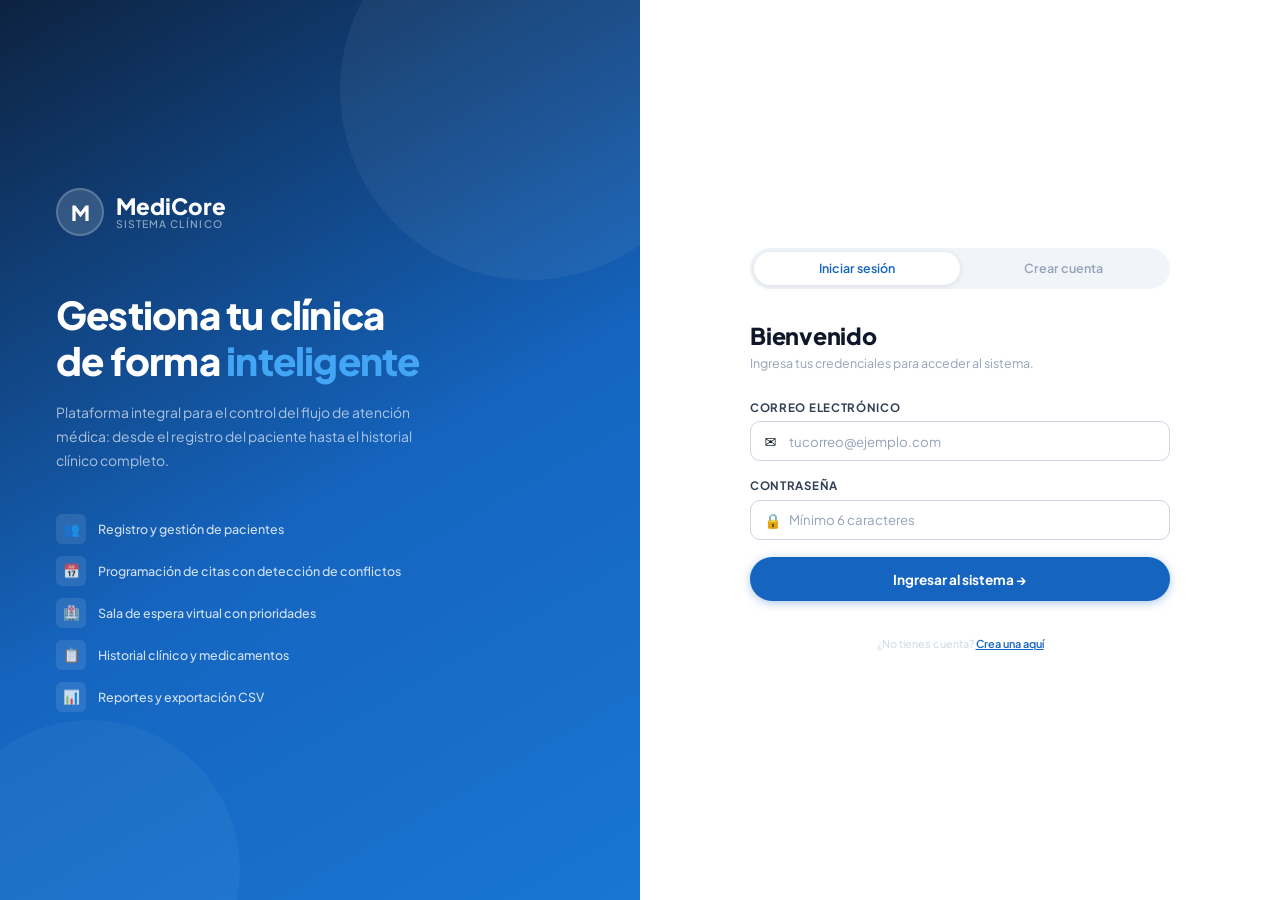
<file: index.html>
<!DOCTYPE html>
<html lang="es">
<head>
  <meta charset="UTF-8"/>
  <meta name="viewport" content="width=device-width, initial-scale=1.0"/>
  <title>MediCore — Inicio</title>
  <link rel="stylesheet" href="shared.css"/>
  <style>
    /* ── HOME-SPECIFIC ── */
    body { background: var(--gray-50); }

    /* Hero Section */
    .home-hero {
      background: linear-gradient(135deg, var(--navy) 0%, #1565C0 60%, #1976D2 100%);
      padding: 3.5rem 2rem 3rem;
      position: relative; overflow: hidden;
    }
    .home-hero-inner {
      max-width: 1280px; margin: 0 auto;
      display: flex; align-items: center; gap: 3rem; flex-wrap: wrap;
    }
    .home-hero::before {
      content:''; position:absolute; top:-80px; right:-80px;
      width:400px; height:400px; border-radius:50%;
      background: rgba(255,255,255,0.04);
    }
    .home-hero::after {
      content:''; position:absolute; bottom:-100px; right:200px;
      width:300px; height:300px; border-radius:50%;
      background: rgba(255,255,255,0.03);
    }
    .hero-content { flex:1; min-width:280px; position:relative;z-index:1; }
    .hero-eyebrow {
      display:inline-flex; align-items:center; gap:0.5rem;
      background:rgba(255,255,255,0.1); border:1px solid rgba(255,255,255,0.15);
      border-radius:var(--radius-full); padding:0.35rem 0.85rem;
      font-size:0.68rem; font-weight:600; color:var(--blue-light);
      letter-spacing:0.1em; text-transform:uppercase; margin-bottom:1.2rem;
    }
    .hero-dot { width:6px;height:6px;border-radius:50%;background:var(--green);animation:pulse-dot 2s ease infinite; }
    .hero-title {
      font-size: clamp(2rem, 4vw, 3.2rem);
      font-weight: 800; color: white; line-height: 1.15;
      margin-bottom: 0.85rem; letter-spacing: -0.02em;
    }
    .hero-title span { color: var(--blue-light); }
    .hero-subtitle { font-size:0.92rem; color:rgba(255,255,255,0.65); margin-bottom:2rem; line-height:1.7; max-width:440px; }
    .hero-actions { display:flex; gap:0.75rem; flex-wrap:wrap; }
    .hero-stats {
      flex-shrink:0; display:flex; flex-direction:column; gap:0.75rem;
      position:relative;z-index:1;
    }
    .hero-stat-card {
      background:rgba(255,255,255,0.1); border:1px solid rgba(255,255,255,0.15);
      border-radius:var(--radius-lg); padding:1rem 1.5rem;
      backdrop-filter:blur(10px); min-width:190px;
    }
    .hs-val { font-size:2rem; font-weight:800; color:white; line-height:1; }
    .hs-label { font-size:0.68rem; color:rgba(255,255,255,0.6); font-weight:500; text-transform:uppercase; letter-spacing:.05em; margin-top:.25rem; }

    /* Quick actions */
    .quick-section {
      max-width:1280px; margin: 0 auto;
      padding: 2.5rem 2rem 0;
    }
    .quick-label { font-size:0.7rem; font-weight:700; color:var(--gray-400); text-transform:uppercase; letter-spacing:.1em; margin-bottom:1rem; }
    .quick-grid { display:grid; grid-template-columns:repeat(auto-fill, minmax(170px,1fr)); gap:0.85rem; }
    .quick-card {
      background:white; border:1.5px solid var(--gray-200); border-radius:var(--radius-lg);
      padding:1.25rem; cursor:pointer; text-decoration:none;
      transition:all var(--tr); display:flex; flex-direction:column; align-items:flex-start; gap:0.75rem;
      box-shadow:var(--shadow-sm);
    }
    .quick-card:hover { border-color:var(--blue); box-shadow:0 4px 20px rgba(21,101,192,.12); transform:translateY(-2px); }
    .qc-icon {
      width:42px;height:42px; border-radius:var(--radius); display:flex;align-items:center;justify-content:center;
      font-size:1.3rem; background:var(--blue-pale);
    }
    .qc-text { font-size:0.82rem; font-weight:600; color:var(--gray-900); line-height:1.3; }
    .qc-sub  { font-size:0.65rem; color:var(--gray-400); }

    /* Modules section */
    .modules-section {
      max-width:1280px; margin:0 auto; padding:2.5rem 2rem 3rem;
    }
    .section-header {
      display:flex;align-items:flex-end;justify-content:space-between;
      gap:1rem;flex-wrap:wrap; margin-bottom:1.5rem;
    }
    .section-title { font-size:1.5rem;font-weight:800;color:var(--gray-900); }

    .modules-grid { display:grid; grid-template-columns:repeat(auto-fill,minmax(340px,1fr)); gap:1.25rem; }

    .module-card {
      background:white; border:1.5px solid var(--gray-200); border-radius:var(--radius-xl);
      padding:1.75rem; display:flex;flex-direction:column;gap:1.2rem;
      box-shadow:var(--shadow-sm); transition:all var(--tr); cursor:default;
      position:relative; overflow:hidden;
    }
    .module-card::before {
      content:''; position:absolute; top:0;left:0; right:0; height:3px;
      background:linear-gradient(90deg, var(--blue), var(--blue-light));
      transform:scaleX(0); transform-origin:left; transition:transform .35s ease;
    }
    .module-card:hover { border-color:var(--blue-pale2); box-shadow:var(--shadow); transform:translateY(-3px); }
    .module-card:hover::before { transform:scaleX(1); }

    .mc-header { display:flex;align-items:flex-start;justify-content:space-between;gap:0.5rem; }
    .mc-num {
      font-size:0.62rem;font-weight:700;letter-spacing:.15em;text-transform:uppercase;
      color:white; background:var(--blue); padding:.2rem .6rem; border-radius:var(--radius-full);
    }
    .mc-icon {
      width:48px;height:48px;border-radius:var(--radius-lg);display:flex;align-items:center;justify-content:center;
      font-size:1.5rem; background:var(--blue-pale); flex-shrink:0;
    }
    .mc-title { font-size:1.15rem;font-weight:700;color:var(--gray-900); }
    .mc-desc { font-size:0.8rem;color:var(--gray-500);line-height:1.7; flex:1; }

    .mc-tags { display:flex;flex-wrap:wrap;gap:.4rem; }
    .mc-tag {
      font-size:0.65rem;font-weight:600;color:var(--blue);
      background:var(--blue-pale);border-radius:var(--radius-full);padding:.18rem .6rem;
    }
    .mc-footer { display:flex;align-items:center;justify-content:space-between;gap:.5rem;padding-top:.75rem;border-top:1px solid var(--gray-100); }
    .mc-status { font-size:0.65rem;color:var(--gray-400);display:flex;align-items:center;gap:.35rem; }
    .mc-status-dot { width:6px;height:6px;border-radius:50%;background:var(--green); }

    /* ── Especialidades ── */
    .especialidades-section {
      max-width: 1280px; margin: 0 auto; padding: 0 2rem 3rem;
    }
    .esp-header {
      display: flex; align-items: flex-end; justify-content: space-between;
      gap: 1rem; flex-wrap: wrap; margin-bottom: 1.75rem;
    }
    .esp-grid {
      display: grid;
      grid-template-columns: repeat(4, 1fr);
      gap: 1.25rem;
    }
    .esp-card {
      background: white;
      border: 1.5px solid var(--gray-200);
      border-radius: var(--radius-xl);
      overflow: hidden;
      box-shadow: var(--shadow-sm);
      transition: all var(--tr);
      display: flex; flex-direction: column;
    }
    .esp-card:hover {
      box-shadow: var(--shadow);
      transform: translateY(-4px);
      border-color: var(--blue-pale2);
    }
    .esp-img-wrap {
      position: relative; overflow: hidden;
      height: 160px; flex-shrink: 0;
    }
    .esp-img {
      width: 100%; height: 100%;
      object-fit: cover;
      transition: transform 0.45s ease;
      display: block;
    }
    .esp-card:hover .esp-img { transform: scale(1.06); }
    .esp-img-overlay {
      position: absolute; inset: 0;
      background: linear-gradient(to bottom, transparent 50%, rgba(13,34,64,0.3) 100%);
    }
    .esp-body {
      padding: 1rem 1.1rem 1.25rem;
      display: flex; flex-direction: column; gap: .4rem; flex: 1;
    }
    .esp-icon {
      font-size: 1.4rem; line-height: 1;
    }
    .esp-title {
      font-size: .95rem; font-weight: 700;
      color: var(--gray-900); line-height: 1.2;
    }
    .esp-desc {
      font-size: .74rem; color: var(--gray-500);
      line-height: 1.65; flex: 1;
    }
    @media(max-width: 1100px){
      .esp-grid { grid-template-columns: repeat(3, 1fr); }
    }
    @media(max-width: 768px){
      .especialidades-section { padding: 0 1rem 2.5rem; }
      .esp-grid { grid-template-columns: repeat(2, 1fr); gap: .85rem; }
      .esp-img-wrap { height: 130px; }
    }
    @media(max-width: 480px){
      .esp-grid { grid-template-columns: 1fr; }
    }

    /* Banner */
    .banner-section { max-width:1280px;margin:0 auto;padding:0 2rem 3rem; }
    .banner {
      background:linear-gradient(135deg,#E3F2FD 0%,#BBDEFB 100%);
      border:1.5px solid var(--blue-pale2); border-radius:var(--radius-xl);
      padding:2rem 2.5rem; display:flex;align-items:center;justify-content:space-between;gap:2rem;flex-wrap:wrap;
    }
    .banner-left h3 { font-size:1.25rem;font-weight:800;color:var(--navy);margin-bottom:.4rem; }
    .banner-left p  { font-size:.82rem;color:var(--blue);max-width:420px; }
    .banner-img { font-size:3.5rem; opacity:.7; }
  </style>
</head>
<body>

<!-- HEADER -->
<header class="app-header">
  <div class="app-header-inner">
    <a href="index.html" class="logo-link">
      <div class="logo-mark">M</div>
      <div class="logo-text-wrap">
        <span class="logo-name">MediCore</span>
        <span class="logo-sub">Sistema Clínico</span>
      </div>
    </a>
    <nav class="app-nav">
      <a href="index.html"       class="nav-item active"><span class="nav-num">00</span><span class="nav-label">Inicio</span></a>
      <a href="pacientes.html"   class="nav-item"><span class="nav-num">01</span><span class="nav-label">Pacientes</span></a>
      <a href="citas.html"       class="nav-item"><span class="nav-num">02</span><span class="nav-label">Citas</span></a>
      <a href="sala-espera.html" class="nav-item"><span class="nav-num">03</span><span class="nav-label">Sala de Espera</span></a>
      <a href="historial.html"   class="nav-item"><span class="nav-num">04</span><span class="nav-label">Historial</span></a>
      <a href="reportes.html"    class="nav-item"><span class="nav-num">05</span><span class="nav-label">Reportes</span></a>
    </nav>
    <div class="nav-right">
      <span class="nav-clock" id="nav-clock">00:00:00</span>
      <div class="nav-status"><div class="status-dot"></div>Sistema activo</div>
    </div>
  </div>
</header>

<!-- HERO -->
<section class="home-hero">
  <div class="home-hero-inner">
    <div class="hero-content">
      <div class="hero-eyebrow"><span class="hero-dot"></span>Sistema de Gestión Clínica</div>
      <h1 class="hero-title">Te cuidamos,<br><span>te curamos.</span></h1>
      <p class="hero-subtitle">Plataforma integral para la gestión de pacientes, citas médicas y atención clínica. Hola, ¿qué necesitas hacer hoy?</p>
      <div class="hero-actions">
        <a href="pacientes.html" class="btn btn-white btn-lg">➕ Nuevo Paciente</a>
        <a href="citas.html" class="btn btn-lg" style="background:rgba(255,255,255,.15);color:white;border-color:rgba(255,255,255,.3);">📅 Agendar Cita</a>
      </div>
    </div>
    <div class="hero-stats">
      <div class="hero-stat-card">
        <div class="hs-val" id="hs-pac">0</div>
        <div class="hs-label">Pacientes Registrados</div>
      </div>
      <div class="hero-stat-card">
        <div class="hs-val" id="hs-citas">0</div>
        <div class="hs-label">Citas Programadas Hoy</div>
      </div>
      <div class="hero-stat-card">
        <div class="hs-val" id="hs-espera">0</div>
        <div class="hs-label">Pacientes en Espera</div>
      </div>
    </div>
  </div>
</section>

<!-- QUICK ACTIONS -->
<div class="quick-section">
  <div class="quick-label">Acceso Rápido</div>
  <div class="quick-grid">
    <a href="pacientes.html" class="quick-card">
      <div class="qc-icon">👤</div>
      <div><div class="qc-text">Registrar paciente</div><div class="qc-sub">Alta nuevo paciente</div></div>
    </a>
    <a href="citas.html" class="quick-card">
      <div class="qc-icon">📅</div>
      <div><div class="qc-text">Agendar una cita</div><div class="qc-sub">Nueva cita médica</div></div>
    </a>
    <a href="sala-espera.html" class="quick-card">
      <div class="qc-icon">🏥</div>
      <div><div class="qc-text">Sala de espera</div><div class="qc-sub">Ver pacientes en turno</div></div>
    </a>
    <a href="historial.html" class="quick-card">
      <div class="qc-icon">📋</div>
      <div><div class="qc-text">Ver historial</div><div class="qc-sub">Expediente clínico</div></div>
    </a>
    <a href="reportes.html" class="quick-card">
      <div class="qc-icon">📊</div>
      <div><div class="qc-text">Reportes</div><div class="qc-sub">Estadísticas y datos</div></div>
    </a>
  </div>
</div>

<!-- MODULES -->
<div class="modules-section">
  <div class="section-header">
    <div>
      <div class="section-label">Sistema Modular</div>
      <div class="section-title">Módulos del Sistema</div>
    </div>
  </div>
  <div class="modules-grid">

    <div class="module-card">
      <div class="mc-header">
        <span class="mc-num">Módulo 01</span>
        <div class="mc-icon">👥</div>
      </div>
      <div class="mc-title">Registro de Pacientes</div>
      <div class="mc-desc">Alta y gestión completa del perfil de cada paciente. Datos personales, documento de identidad, alergias y contacto de emergencia.</div>
      <div class="mc-tags">
        <span class="mc-tag">Nuevo paciente</span>
        <span class="mc-tag">Buscar</span>
        <span class="mc-tag">Editar</span>
        <span class="mc-tag">Alergias</span>
      </div>
      <div class="mc-footer">
        <div class="mc-status"><div class="mc-status-dot"></div>Activo</div>
        <a href="pacientes.html" class="btn btn-primary btn-sm">Ir al módulo →</a>
      </div>
    </div>

    <div class="module-card">
      <div class="mc-header">
        <span class="mc-num">Módulo 02</span>
        <div class="mc-icon">📅</div>
      </div>
      <div class="mc-title">Programación de Citas</div>
      <div class="mc-desc">Calendario de citas médicas por especialidad y médico. Control de horarios, prioridades de atención y detección de conflictos.</div>
      <div class="mc-tags">
        <span class="mc-tag">Nueva cita</span>
        <span class="mc-tag">Especialidades</span>
        <span class="mc-tag">Prioridad</span>
        <span class="mc-tag">Estados</span>
      </div>
      <div class="mc-footer">
        <div class="mc-status"><div class="mc-status-dot"></div>Activo</div>
        <a href="citas.html" class="btn btn-primary btn-sm">Ir al módulo →</a>
      </div>
    </div>

    <div class="module-card">
      <div class="mc-header">
        <span class="mc-num">Módulo 03</span>
        <div class="mc-icon">🏥</div>
      </div>
      <div class="mc-title">Sala de Espera Virtual</div>
      <div class="mc-desc">Monitoreo en tiempo real del flujo de pacientes. Orden por prioridad, hora de llegada y gestión de estados de atención.</div>
      <div class="mc-tags">
        <span class="mc-tag">En espera</span>
        <span class="mc-tag">En atención</span>
        <span class="mc-tag">Turnos</span>
        <span class="mc-tag">Prioridad</span>
      </div>
      <div class="mc-footer">
        <div class="mc-status"><div class="mc-status-dot"></div>Activo</div>
        <a href="sala-espera.html" class="btn btn-primary btn-sm">Ir al módulo →</a>
      </div>
    </div>

    <div class="module-card">
      <div class="mc-header">
        <span class="mc-num">Módulo 04</span>
        <div class="mc-icon">📋</div>
      </div>
      <div class="mc-title">Historial de Consultas</div>
      <div class="mc-desc">Expediente clínico completo: síntomas, diagnósticos, tratamientos y medicamentos recetados por cada consulta atendida.</div>
      <div class="mc-tags">
        <span class="mc-tag">Diagnóstico</span>
        <span class="mc-tag">Tratamiento</span>
        <span class="mc-tag">Recetas</span>
        <span class="mc-tag">Seguimiento</span>
      </div>
      <div class="mc-footer">
        <div class="mc-status"><div class="mc-status-dot"></div>Activo</div>
        <a href="historial.html" class="btn btn-primary btn-sm">Ir al módulo →</a>
      </div>
    </div>

    <div class="module-card">
      <div class="mc-header">
        <span class="mc-num">Módulo 05</span>
        <div class="mc-icon">📊</div>
      </div>
      <div class="mc-title">Reportes</div>
      <div class="mc-desc">Estadísticas de atención, productividad médica y tendencias clínicas. Visualización de datos por período, especialidad y estado.</div>
      <div class="mc-tags">
        <span class="mc-tag">Estadísticas</span>
        <span class="mc-tag">Gráficos</span>
        <span class="mc-tag">Exportar</span>
        <span class="mc-tag">Tendencias</span>
      </div>
      <div class="mc-footer">
        <div class="mc-status"><div class="mc-status-dot"></div>Activo</div>
        <a href="reportes.html" class="btn btn-primary btn-sm">Ir al módulo →</a>
      </div>
    </div>

  </div>
</div>

<!-- ESPECIALIDADES -->
<div class="especialidades-section">
  <div class="esp-header">
    <div>
      <div class="section-label">Lo que ofrecemos</div>
      <div class="section-title">Nuestras Especialidades</div>
    </div>
  </div>

  <div class="esp-grid">

    <div class="esp-card">
      <div class="esp-img-wrap">
        <img src="https://images.unsplash.com/photo-1576091160399-112ba8d25d1d?w=600&q=80&fit=crop" alt="Medicina General" class="esp-img"/>
        <div class="esp-img-overlay"></div>
      </div>
      <div class="esp-body">
        <div class="esp-icon">🩺</div>
        <h3 class="esp-title">Medicina General</h3>
        <p class="esp-desc">Atención primaria integral para adultos y niños. Diagnóstico, tratamiento y seguimiento de enfermedades comunes y crónicas.</p>
      </div>
    </div>

    <div class="esp-card">
      <div class="esp-img-wrap">
        <img src="https://images.unsplash.com/photo-1581594693702-fbdc51b2763b?w=600&q=80&fit=crop" alt="Pediatría" class="esp-img"/>
        <div class="esp-img-overlay"></div>
      </div>
      <div class="esp-body">
        <div class="esp-icon">👶</div>
        <h3 class="esp-title">Pediatría</h3>
        <p class="esp-desc">Cuidado especializado de la salud infantil desde el nacimiento hasta la adolescencia. Control de crecimiento y desarrollo.</p>
      </div>
    </div>

    <div class="esp-card">
      <div class="esp-img-wrap">
        <img src="https://images.unsplash.com/photo-1628348068343-c6a848d2b6dd?w=600&q=80&fit=crop" alt="Cardiología" class="esp-img"/>
        <div class="esp-img-overlay"></div>
      </div>
      <div class="esp-body">
        <div class="esp-icon">❤️</div>
        <h3 class="esp-title">Cardiología</h3>
        <p class="esp-desc">Prevención, diagnóstico y tratamiento de enfermedades del corazón y del sistema cardiovascular con tecnología avanzada.</p>
      </div>
    </div>

    <div class="esp-card">
      <div class="esp-img-wrap">
        <img src="https://images.unsplash.com/photo-1612349317150-e413f6a5b16d?w=600&q=80&fit=crop" alt="Dermatología" class="esp-img"/>
        <div class="esp-img-overlay"></div>
      </div>
      <div class="esp-body">
        <div class="esp-icon">🔬</div>
        <h3 class="esp-title">Dermatología</h3>
        <p class="esp-desc">Diagnóstico y tratamiento de enfermedades de la piel, cabello y uñas. Dermatología clínica y estética.</p>
      </div>
    </div>

    <div class="esp-card">
      <div class="esp-img-wrap">
        <img src="https://images.unsplash.com/photo-1571019614242-c5c5dee9f50b?w=600&q=80&fit=crop" alt="Traumatología" class="esp-img"/>
        <div class="esp-img-overlay"></div>
      </div>
      <div class="esp-body">
        <div class="esp-icon">🦴</div>
        <h3 class="esp-title">Traumatología</h3>
        <p class="esp-desc">Prevención y tratamiento de lesiones óseas, articulares y trastornos del sistema musculoesquelético.</p>
      </div>
    </div>

    <div class="esp-card">
      <div class="esp-img-wrap">
        <img src="https://images.unsplash.com/photo-1559757175-0eb30cd8c063?w=600&q=80&fit=crop" alt="Ginecología" class="esp-img"/>
        <div class="esp-img-overlay"></div>
      </div>
      <div class="esp-body">
        <div class="esp-icon">🌸</div>
        <h3 class="esp-title">Ginecología</h3>
        <p class="esp-desc">Atención integral de la salud femenina. Control prenatal, ginecología clínica y seguimiento reproductivo.</p>
      </div>
    </div>

    <div class="esp-card">
      <div class="esp-img-wrap">
        <img src="https://images.unsplash.com/photo-1606811971618-4486d14f3f99?w=600&q=80&fit=crop" alt="Odontología" class="esp-img"/>
        <div class="esp-img-overlay"></div>
      </div>
      <div class="esp-body">
        <div class="esp-icon">🦷</div>
        <h3 class="esp-title">Odontología</h3>
        <p class="esp-desc">Salud bucal completa: limpieza, ortodoncia, restauraciones y tratamientos estéticos dentales para toda la familia.</p>
      </div>
    </div>

  </div>
</div>

<!-- BANNER -->
<div class="banner-section">
  <div class="banner">
    <div class="banner-left">
      <h3>🏥 Atención organizada, pacientes satisfechos</h3>
      <p>Gestiona el flujo completo de tu clínica: desde el registro del paciente hasta el historial de consultas, todo integrado en un solo sistema.</p>
    </div>
    <div style="display:flex;gap:.65rem;flex-wrap:wrap;align-items:center;">
      <a href="pacientes.html" class="btn btn-primary">Registrar Paciente</a>
      <a href="citas.html"     class="btn btn-outline">Ver Citas</a>
    </div>
  </div>
</div>

<div id="toast-container"></div>
<script src="shared.js"></script>
<script src="auth.js"></script>
<script>
document.addEventListener('DOMContentLoaded', async () => {
  // ── Auth guard y control de roles ──────────────────────
  const perfil = await requireAuth();
  if (!perfil) return;
  applyRoleAccess(perfil.rol);
  renderUserHeader(perfil);
  // ── Lógica original de index.html ──────────────────────
  const pacs   = DB.get('pacientes');
  const citas  = DB.get('citas');
  const today  = new Date().toISOString().split('T')[0];
  const citasHoy = citas.filter(c => c.fecha === today && !['Cancelada','No asistió'].includes(c.estado));
  const espera   = citas.filter(c => c.estado === 'En espera');

  animateCount(document.getElementById('hs-pac'),   pacs.length);
  animateCount(document.getElementById('hs-citas'), citasHoy.length);
  animateCount(document.getElementById('hs-espera'),espera.length);
});
</script>
</body>
</html>
</file>
<file: shared.css>
/* ============================================================
   MediCore — shared.css
   Estética: Blanco limpio, azules médicos, tipografía moderna
   ============================================================ */

@import url('https://fonts.googleapis.com/css2?family=Plus+Jakarta+Sans:wght@300;400;500;600;700;800&display=swap');

:root {
  --blue:        #1565C0;
  --blue-mid:    #1976D2;
  --blue-light:  #42A5F5;
  --blue-pale:   #E3F2FD;
  --blue-pale2:  #BBDEFB;
  --navy:        #0D2240;
  --white:       #FFFFFF;
  --gray-50:     #F8FAFC;
  --gray-100:    #F1F5F9;
  --gray-200:    #E2E8F0;
  --gray-300:    #CBD5E1;
  --gray-400:    #94A3B8;
  --gray-500:    #64748B;
  --gray-700:    #334155;
  --gray-900:    #0F172A;
  --red:         #EF4444;
  --red-pale:    #FEE2E2;
  --green:       #10B981;
  --green-pale:  #D1FAE5;
  --orange:      #F59E0B;
  --orange-pale: #FEF3C7;
  --teal:        #06B6D4;
  --teal-pale:   #CFFAFE;
  --font:        'Plus Jakarta Sans', system-ui, sans-serif;
  --radius-sm:   6px;
  --radius:      10px;
  --radius-lg:   16px;
  --radius-xl:   24px;
  --radius-full: 999px;
  --shadow-sm:   0 1px 3px rgba(0,0,0,0.08), 0 1px 2px rgba(0,0,0,0.05);
  --shadow:      0 4px 16px rgba(0,0,0,0.08), 0 2px 6px rgba(0,0,0,0.05);
  --shadow-lg:   0 12px 40px rgba(0,0,0,0.12), 0 4px 12px rgba(0,0,0,0.06);
  --tr:          0.2s ease;
}

*, *::before, *::after { box-sizing: border-box; margin: 0; padding: 0; }
html { scroll-behavior: smooth; }

body {
  background: var(--gray-50);
  color: var(--gray-900);
  font-family: var(--font);
  min-height: 100vh;
  font-size: 14px;
  -webkit-font-smoothing: antialiased;
}

::-webkit-scrollbar { width: 5px; }
::-webkit-scrollbar-track { background: var(--gray-100); }
::-webkit-scrollbar-thumb { background: var(--blue-pale2); border-radius: 3px; }
::-webkit-scrollbar-thumb:hover { background: var(--blue-light); }

/* ══════════════════════════════════════════
   HEADER / NAVEGACIÓN
══════════════════════════════════════════ */
.app-header {
  position: sticky; top: 0; z-index: 200;
  background: var(--white);
  border-bottom: 1px solid var(--gray-200);
  box-shadow: 0 1px 8px rgba(0,0,0,0.06);
}
.app-header-inner {
  max-width: 1280px; margin: 0 auto;
  padding: 0 2rem;
  display: flex; align-items: center;
  height: 64px; gap: 0;
}
.logo-link {
  display: flex; align-items: center; gap: 0.6rem;
  text-decoration: none; margin-right: 2.5rem; flex-shrink: 0;
}
.logo-mark {
  width: 36px; height: 36px;
  background: linear-gradient(135deg, var(--blue), var(--blue-light));
  border-radius: 50%;
  display: flex; align-items: center; justify-content: center;
  color: white; font-size: 1rem; font-weight: 800; line-height: 1;
}
.logo-text-wrap { display: flex; flex-direction: column; }
.logo-name { font-size: 0.95rem; font-weight: 700; color: var(--navy); line-height: 1.1; }
.logo-sub  { font-size: 0.6rem; font-weight: 500; color: var(--blue-mid); letter-spacing: 0.05em; text-transform: uppercase; }

.app-nav { display: flex; align-items: center; gap: 0.15rem; flex: 1; }
.nav-item {
  display: flex; align-items: center; gap: 0.4rem;
  padding: 0.45rem 0.85rem; border-radius: var(--radius-full);
  text-decoration: none; font-size: 0.78rem; font-weight: 500;
  color: var(--gray-500); transition: all var(--tr);
  white-space: nowrap; border: 1.5px solid transparent;
}
.nav-item .nav-num { font-size: 0.6rem; font-weight: 600; opacity: 0.6; }
.nav-item:hover { color: var(--blue); background: var(--blue-pale); }
.nav-item.active {
  color: var(--blue); background: var(--blue-pale);
  border-color: var(--blue-pale2); font-weight: 600;
}

.nav-right { margin-left: auto; display: flex; align-items: center; gap: 0.75rem; }
.nav-clock { font-size: 0.72rem; font-weight: 500; color: var(--gray-400); }
.nav-status {
  display: flex; align-items: center; gap: 0.4rem;
  font-size: 0.68rem; font-weight: 500; color: var(--green);
  background: var(--green-pale); padding: 0.3rem 0.7rem;
  border-radius: var(--radius-full);
}
.status-dot { width: 6px; height: 6px; border-radius: 50%; background: var(--green); animation: pulse-dot 2s ease infinite; }
@keyframes pulse-dot { 0%,100%{opacity:1;transform:scale(1)}50%{opacity:.5;transform:scale(.7)} }

/* ══════════════════════════════════════════
   PAGE LAYOUT
══════════════════════════════════════════ */
.page-wrap { max-width: 1280px; margin: 0 auto; padding: 2rem 2rem 4rem; }

.page-hero {
  background: linear-gradient(135deg, var(--navy) 0%, var(--blue) 100%);
  border-radius: var(--radius-xl);
  padding: 2.5rem 3rem;
  margin-bottom: 2rem;
  position: relative; overflow: hidden;
  display: flex; align-items: center; justify-content: space-between; gap: 2rem;
}
.page-hero::before {
  content: '';
  position: absolute; top: -40px; right: -40px;
  width: 220px; height: 220px;
  background: rgba(255,255,255,0.05);
  border-radius: 50%;
}
.page-hero::after {
  content: '';
  position: absolute; bottom: -60px; right: 120px;
  width: 180px; height: 180px;
  background: rgba(255,255,255,0.04);
  border-radius: 50%;
}
.page-hero-text {}
.page-hero-label {
  font-size: 0.65rem; font-weight: 600; letter-spacing: 0.2em;
  text-transform: uppercase; color: var(--blue-light);
  margin-bottom: 0.5rem;
}
.page-hero-title {
  font-size: 2rem; font-weight: 800; color: var(--white);
  line-height: 1.2; margin-bottom: 0.5rem;
}
.page-hero-sub { font-size: 0.85rem; color: rgba(255,255,255,0.65); }
.page-hero-actions { display: flex; gap: 0.65rem; flex-wrap: wrap; position: relative; z-index: 1; }

/* ══════════════════════════════════════════
   BUTTONS
══════════════════════════════════════════ */
.btn {
  display: inline-flex; align-items: center; gap: 0.4rem;
  padding: 0.6rem 1.25rem; border-radius: var(--radius-full);
  font-family: var(--font); font-size: 0.78rem; font-weight: 600;
  cursor: pointer; transition: all var(--tr);
  border: 1.5px solid transparent; white-space: nowrap; line-height: 1;
  text-decoration: none;
}
.btn-primary {
  background: var(--blue); border-color: var(--blue); color: white;
  box-shadow: 0 2px 8px rgba(21,101,192,0.3);
}
.btn-primary:hover { background: var(--navy); border-color: var(--navy); box-shadow: 0 4px 14px rgba(21,101,192,0.4); transform: translateY(-1px); }

.btn-white { background: white; color: var(--blue); border-color: white; }
.btn-white:hover { background: var(--blue-pale); border-color: var(--blue-pale2); }

.btn-outline { background: transparent; border-color: var(--blue); color: var(--blue); }
.btn-outline:hover { background: var(--blue-pale); }

.btn-ghost { background: transparent; border-color: var(--gray-200); color: var(--gray-700); }
.btn-ghost:hover { background: var(--gray-100); border-color: var(--gray-300); }

.btn-danger { background: transparent; border-color: var(--red); color: var(--red); }
.btn-danger:hover { background: var(--red-pale); }

.btn-success { background: transparent; border-color: var(--green); color: var(--green); }
.btn-success:hover { background: var(--green-pale); }

.btn-info { background: transparent; border-color: var(--teal); color: var(--teal); }
.btn-info:hover { background: var(--teal-pale); }

.btn-orange { background: transparent; border-color: var(--orange); color: var(--orange); }
.btn-orange:hover { background: var(--orange-pale); }

.btn-sm { padding: 0.38rem 0.85rem; font-size: 0.7rem; }
.btn-lg { padding: 0.8rem 1.8rem; font-size: 0.85rem; }
.btn-icon-only { padding: 0.5rem; border-radius: var(--radius); }

/* ══════════════════════════════════════════
   CARDS / PANELS
══════════════════════════════════════════ */
.card {
  background: var(--white); border-radius: var(--radius-lg);
  border: 1px solid var(--gray-200);
  box-shadow: var(--shadow-sm);
  padding: 1.5rem;
}
.card-title { font-size: 1rem; font-weight: 700; color: var(--gray-900); margin-bottom: 1.25rem; }
.card-title-lg { font-size: 1.2rem; font-weight: 700; color: var(--gray-900); margin-bottom: 1.25rem; }

.section-label {
  font-size: 0.62rem; font-weight: 700; letter-spacing: 0.15em;
  text-transform: uppercase; color: var(--blue); margin-bottom: 0.4rem;
}

/* ══════════════════════════════════════════
   FORMS
══════════════════════════════════════════ */
.form-grid { display: grid; gap: 1.1rem; grid-template-columns: repeat(auto-fill, minmax(250px,1fr)); }
.form-group { display: flex; flex-direction: column; gap: 0.4rem; }
.form-group.full { grid-column: 1 / -1; }

.form-label {
  font-size: 0.72rem; font-weight: 600; color: var(--gray-700);
  display: flex; align-items: center; gap: 0.3rem;
}
.form-label .req { color: var(--red); font-size: 1rem; line-height: 1; }
.form-label .opt { color: var(--gray-400); font-size: 0.65rem; font-weight: 400; }

.form-control {
  background: var(--white); border: 1.5px solid var(--gray-300);
  border-radius: var(--radius); padding: 0.65rem 0.95rem;
  color: var(--gray-900); font-family: var(--font); font-size: 0.83rem;
  transition: border-color var(--tr), box-shadow var(--tr); width: 100%;
  font-weight: 400;
}
.form-control:focus { outline: none; border-color: var(--blue); box-shadow: 0 0 0 3px rgba(21,101,192,0.12); }
.form-control.is-error { border-color: var(--red) !important; box-shadow: 0 0 0 3px rgba(239,68,68,0.1); }
.form-control.is-valid { border-color: var(--green); }
.form-control[readonly] { background: var(--gray-100); cursor: not-allowed; color: var(--gray-500); }
.form-control::placeholder { color: var(--gray-400); }
select.form-control { cursor: pointer; }
textarea.form-control { resize: vertical; min-height: 80px; }

.form-hint { font-size: 0.65rem; color: var(--gray-400); }
.form-error { font-size: 0.65rem; color: var(--red); font-weight: 500; display: none; }
.form-error.show { display: block; }

/* Auto-calc display */
.form-display {
  background: var(--blue-pale); border: 1.5px solid var(--blue-pale2);
  border-radius: var(--radius); padding: 0.65rem 0.95rem;
  color: var(--blue); font-size: 0.83rem; font-weight: 600;
  min-height: 2.6rem; display: flex; align-items: center;
}

/* Checkbox pill groups */
.check-group { display: flex; flex-wrap: wrap; gap: 0.45rem; }
.check-pill {
  display: flex; align-items: center; gap: 0.35rem;
  padding: 0.4rem 0.85rem;
  border: 1.5px solid var(--gray-200); border-radius: var(--radius-full);
  cursor: pointer; font-size: 0.75rem; font-weight: 500; color: var(--gray-500);
  transition: all var(--tr); user-select: none;
  background: var(--white);
}
.check-pill input { display: none; }
.check-pill.checked { background: var(--blue-pale); border-color: var(--blue); color: var(--blue); }
.check-pill:hover:not(.checked) { border-color: var(--blue-pale2); color: var(--gray-700); }

/* ══════════════════════════════════════════
   TABLES
══════════════════════════════════════════ */
.table-wrap { overflow-x: auto; }
.data-table { width: 100%; border-collapse: collapse; font-size: 0.8rem; }
.data-table thead { background: var(--gray-50); }
.data-table th {
  padding: 0.7rem 1rem; text-align: left;
  font-size: 0.65rem; font-weight: 700; letter-spacing: 0.06em;
  text-transform: uppercase; color: var(--gray-400);
  border-bottom: 1.5px solid var(--gray-200); white-space: nowrap;
}
.data-table td {
  padding: 0.85rem 1rem; border-bottom: 1px solid var(--gray-100);
  color: var(--gray-600); vertical-align: middle;
}
.data-table tbody tr:hover td { background: var(--blue-pale); }
.data-table tbody tr:last-child td { border-bottom: none; }
.td-main { color: var(--gray-900) !important; font-weight: 600; }
.td-code { color: var(--blue) !important; font-weight: 600; font-size: 0.75rem; }
.actions { display: flex; gap: 0.35rem; flex-wrap: wrap; }

/* ══════════════════════════════════════════
   BADGES / STATUS
══════════════════════════════════════════ */
.badge {
  display: inline-flex; align-items: center; gap: 0.3rem;
  padding: 0.22rem 0.65rem; border-radius: var(--radius-full);
  font-size: 0.65rem; font-weight: 700; letter-spacing: 0.04em;
  text-transform: uppercase; white-space: nowrap;
}
.badge::before { content:''; width:5px; height:5px; border-radius:50%; background:currentColor; flex-shrink:0; }

.badge-programada   { background: #FFF9C4; color: #B45309; }
.badge-confirmada   { background: var(--green-pale); color: #065F46; }
.badge-espera       { background: var(--teal-pale);  color: #0E7490; }
.badge-atencion     { background: var(--orange-pale); color: #92400E; }
.badge-atendida, .badge-atendido { background: var(--green-pale); color: #065F46; }
.badge-cancelada, .badge-cancelado { background: var(--red-pale); color: #991B1B; }
.badge-noasistio    { background: var(--gray-100); color: var(--gray-500); }
.badge-urgente      { background: var(--red-pale); color: #991B1B; }
.badge-preferencial { background: var(--orange-pale); color: #92400E; }
.badge-normal       { background: var(--gray-100); color: var(--gray-500); }

/* ══════════════════════════════════════════
   ALERTS
══════════════════════════════════════════ */
.alert {
  padding: 0.85rem 1.1rem; border-radius: var(--radius);
  font-size: 0.78rem; line-height: 1.6;
  display: flex; align-items: flex-start; gap: 0.6rem;
  font-weight: 500;
}
.alert-icon { font-size: 1rem; flex-shrink: 0; margin-top: 1px; }
.alert-warn   { background: var(--orange-pale); border-left: 3px solid var(--orange); color: #92400E; }
.alert-error  { background: var(--red-pale);    border-left: 3px solid var(--red);    color: #991B1B; }
.alert-info   { background: var(--teal-pale);   border-left: 3px solid var(--teal);   color: #0E7490; }
.alert-success{ background: var(--green-pale);  border-left: 3px solid var(--green);  color: #065F46; }

/* ══════════════════════════════════════════
   MODAL
══════════════════════════════════════════ */
.modal-overlay {
  position: fixed; inset: 0; z-index: 500;
  background: rgba(15,23,42,0.55); backdrop-filter: blur(6px);
  display: flex; align-items: center; justify-content: center;
  opacity: 0; pointer-events: none;
  transition: opacity 0.25s ease; padding: 1rem;
}
.modal-overlay.active { opacity: 1; pointer-events: all; }
.modal-box {
  background: var(--white); border-radius: var(--radius-xl);
  box-shadow: var(--shadow-lg); padding: 2rem;
  width: 100%; max-width: 700px; max-height: 92vh;
  overflow-y: auto; position: relative;
  transform: scale(0.96) translateY(16px);
  transition: transform 0.3s cubic-bezier(0.34,1.56,0.64,1);
}
.modal-box.sm { max-width: 460px; }
.modal-box.lg { max-width: 860px; }
.modal-overlay.active .modal-box { transform: scale(1) translateY(0); }
.modal-header {
  display: flex; align-items: flex-start; justify-content: space-between;
  gap: 1rem; margin-bottom: 1.5rem; padding-bottom: 1rem;
  border-bottom: 1px solid var(--gray-200);
}
.modal-title { font-size: 1.25rem; font-weight: 700; color: var(--gray-900); }
.modal-subtitle { font-size: 0.75rem; color: var(--gray-400); margin-top: 0.2rem; }
.modal-close {
  background: var(--gray-100); border: none; color: var(--gray-400);
  width: 28px; height: 28px; border-radius: 50%; cursor: pointer;
  display: flex; align-items: center; justify-content: center;
  font-size: 0.85rem; transition: all var(--tr); flex-shrink: 0;
}
.modal-close:hover { background: var(--red-pale); color: var(--red); }
.modal-footer {
  display: flex; justify-content: flex-end; gap: 0.65rem;
  margin-top: 1.5rem; padding-top: 1rem;
  border-top: 1px solid var(--gray-200);
}

/* ══════════════════════════════════════════
   TOAST
══════════════════════════════════════════ */
#toast-container {
  position: fixed; bottom: 1.5rem; right: 1.5rem; z-index: 999;
  display: flex; flex-direction: column; gap: 0.5rem; pointer-events: none;
}
.toast {
  padding: 0.85rem 1.2rem; border-radius: var(--radius-lg);
  font-size: 0.78rem; font-weight: 500;
  min-width: 250px; max-width: 360px;
  animation: toast-in 0.35s cubic-bezier(0.34,1.56,.64,1) forwards;
  display: flex; align-items: center; gap: 0.6rem;
  box-shadow: var(--shadow-lg);
}
.toast.success { background: white; border-left: 4px solid var(--green); color: var(--gray-900); }
.toast.error   { background: white; border-left: 4px solid var(--red);   color: var(--gray-900); }
.toast.info    { background: white; border-left: 4px solid var(--blue);  color: var(--gray-900); }
.toast.warn    { background: white; border-left: 4px solid var(--orange);color: var(--gray-900); }
.toast-icon { font-size: 1rem; }
@keyframes toast-in { from{opacity:0;transform:translateX(30px) scale(.95)} to{opacity:1;transform:translateX(0) scale(1)} }

/* ══════════════════════════════════════════
   SEARCH BAR
══════════════════════════════════════════ */
.search-bar { display: flex; align-items: center; gap: 0.65rem; flex-wrap: wrap; }
.search-input-wrap { position: relative; }
.search-input-wrap .form-control { padding-left: 2.25rem; min-width: 210px; }
.search-icon { position: absolute; left: 0.75rem; top: 50%; transform: translateY(-50%); color: var(--gray-400); font-size: 0.9rem; pointer-events: none; }

/* ══════════════════════════════════════════
   STATS ROW
══════════════════════════════════════════ */
.stats-row { display: grid; grid-template-columns: repeat(auto-fit,minmax(180px,1fr)); gap: 1rem; margin-bottom: 1.75rem; }
.stat-card {
  background: var(--white); border: 1px solid var(--gray-200);
  border-radius: var(--radius-lg); padding: 1.25rem 1.5rem;
  display: flex; align-items: center; gap: 1rem;
  box-shadow: var(--shadow-sm); transition: box-shadow var(--tr);
}
.stat-card:hover { box-shadow: var(--shadow); }
.stat-icon {
  width: 44px; height: 44px; border-radius: var(--radius);
  display: flex; align-items: center; justify-content: center;
  font-size: 1.3rem; flex-shrink: 0;
}
.stat-icon.blue   { background: var(--blue-pale); }
.stat-icon.green  { background: var(--green-pale); }
.stat-icon.orange { background: var(--orange-pale); }
.stat-icon.teal   { background: var(--teal-pale); }
.stat-icon.red    { background: var(--red-pale); }
.stat-val { font-size: 1.7rem; font-weight: 800; color: var(--gray-900); line-height: 1; }
.stat-label { font-size: 0.68rem; font-weight: 500; color: var(--gray-400); margin-top: 0.2rem; text-transform: uppercase; letter-spacing: 0.05em; }

/* ══════════════════════════════════════════
   EMPTY STATE
══════════════════════════════════════════ */
.empty-state { text-align: center; padding: 3.5rem 1rem; }
.empty-icon { font-size: 3rem; margin-bottom: 0.75rem; opacity: 0.3; }
.empty-title { font-size: 1rem; font-weight: 700; color: var(--gray-700); margin-bottom: 0.4rem; }
.empty-sub { font-size: 0.78rem; color: var(--gray-400); margin-bottom: 1.25rem; }

/* ══════════════════════════════════════════
   PATIENT INFO CARD (shared between modules)
══════════════════════════════════════════ */
.patient-info-strip {
  background: var(--blue-pale); border: 1.5px solid var(--blue-pale2);
  border-radius: var(--radius-lg); padding: 1rem 1.25rem;
  display: flex; align-items: center; flex-wrap: wrap; gap: 1.25rem;
}
.patient-info-strip .pi-avatar {
  width: 46px; height: 46px; border-radius: 50%;
  background: var(--blue); color: white;
  display: flex; align-items: center; justify-content: center;
  font-size: 1.1rem; font-weight: 700; flex-shrink: 0;
}
.patient-info-strip .pi-data { flex: 1; min-width: 160px; }
.patient-info-strip .pi-name { font-weight: 700; color: var(--navy); font-size: 0.92rem; }
.patient-info-strip .pi-meta { font-size: 0.72rem; color: var(--gray-500); margin-top: 0.15rem; }
.patient-info-strip .pi-badge { }
.allergy-alert {
  background: var(--red-pale); border: 1.5px solid #FCA5A5;
  border-radius: var(--radius); padding: 0.55rem 0.9rem;
  font-size: 0.73rem; font-weight: 600; color: #991B1B;
  display: flex; align-items: center; gap: 0.4rem;
}

/* ══════════════════════════════════════════
   TABS
══════════════════════════════════════════ */
.tabs { display: flex; gap: 0.2rem; border-bottom: 2px solid var(--gray-200); margin-bottom: 1.5rem; }
.tab {
  padding: 0.65rem 1.1rem; font-size: 0.78rem; font-weight: 600;
  color: var(--gray-400); cursor: pointer; border-bottom: 2px solid transparent;
  margin-bottom: -2px; transition: all var(--tr); border-radius: var(--radius-sm) var(--radius-sm) 0 0;
}
.tab:hover { color: var(--blue); background: var(--blue-pale); }
.tab.active { color: var(--blue); border-bottom-color: var(--blue); }

/* ══════════════════════════════════════════
   PRIORITY INDICATORS
══════════════════════════════════════════ */
.priority-bar {
  width: 4px; border-radius: 2px; align-self: stretch; flex-shrink: 0;
}
.priority-bar.urgente     { background: var(--red); }
.priority-bar.preferencial{ background: var(--orange); }
.priority-bar.normal      { background: var(--blue-light); }

/* ══════════════════════════════════════════
   RESPONSIVE
══════════════════════════════════════════ */
@media (max-width: 1024px) {
  .app-nav .nav-label { display: none; }
}
@media (max-width: 768px) {
  .app-header-inner { padding: 0 1rem; }
  .page-wrap { padding: 1.25rem 1rem 3rem; }
  .page-hero { padding: 1.75rem; border-radius: var(--radius-lg); }
  .page-hero-title { font-size: 1.5rem; }
  .form-grid { grid-template-columns: 1fr; }
  .modal-box { padding: 1.5rem; border-radius: var(--radius-lg); }
  .logo-text-wrap { display: none; }
}
@media (max-width: 480px) {
  .stats-row { grid-template-columns: 1fr 1fr; }
}
</file>
<file: pacientes.css>
/* ══════════════════════════════════════════
   pacientes.css — Estilos del módulo Pacientes
   Depende de: shared.css (variables y base)
   ══════════════════════════════════════════ */

/* ── Layout principal ───────────────────── */
.layout {
  display: grid;
  grid-template-columns: 1fr 380px;
  gap: 1.5rem;
  align-items: start;
}

@media (max-width: 1024px) {
  .layout {
    grid-template-columns: 1fr;
  }
}

/* ── Sidebar: lista de pacientes recientes ── */
.patient-list-item {
  display: flex;
  align-items: center;
  gap: .85rem;
  padding: .9rem 1rem;
  border-radius: var(--radius);
  cursor: pointer;
  transition: all var(--tr);
  border-bottom: 1px solid var(--gray-100);
}

.patient-list-item:last-child {
  border-bottom: none;
}

.patient-list-item:hover {
  background: var(--blue-pale);
}

.patient-list-item.selected {
  background: var(--blue-pale);
  border-left: 3px solid var(--blue);
  margin-left: -3px;
}

.pli-avatar {
  width: 40px;
  height: 40px;
  border-radius: 50%;
  background: linear-gradient(135deg, var(--blue), var(--blue-light));
  color: white;
  display: flex;
  align-items: center;
  justify-content: center;
  font-size: .9rem;
  font-weight: 700;
  flex-shrink: 0;
}

.pli-name {
  font-size: .83rem;
  font-weight: 600;
  color: var(--gray-900);
}

.pli-meta {
  font-size: .68rem;
  color: var(--gray-400);
}

.pli-code {
  font-size: .65rem;
  color: var(--blue);
  font-weight: 600;
  margin-left: auto;
  flex-shrink: 0;
}

/* ── Modal detalle: grid de campos ─────── */
.detail-grid {
  display: grid;
  grid-template-columns: 1fr 1fr;
  gap: .5rem .75rem;
}

.detail-item label {
  font-size: .6rem;
  font-weight: 700;
  text-transform: uppercase;
  letter-spacing: .1em;
  color: var(--gray-400);
}

.detail-item span {
  font-size: .82rem;
  color: var(--gray-900);
  display: block;
  margin-top: .15rem;
}

/* ── Pills de alergias con checkbox real ─ */
.alergia-pill {
  display: inline-flex;
  cursor: pointer;
  user-select: none;
}

/* Checkbox oculto visualmente pero funcional */
.alergia-pill input[type="checkbox"] {
  position: absolute;
  opacity: 0;
  width: 0;
  height: 0;
  pointer-events: none;
}

.pill-inner {
  display: inline-flex;
  align-items: center;
  gap: .3rem;
  padding: .42rem .9rem;
  border-radius: 999px;
  border: 1.5px solid var(--gray-300);
  background: var(--white);
  color: var(--gray-600);
  font-size: .78rem;
  font-weight: 500;
  transition: all .18s ease;
  line-height: 1;
}

.alergia-pill:hover .pill-inner {
  border-color: var(--blue);
  color: var(--blue);
  background: var(--blue-pale);
}

/* Estado seleccionado genérico */
.alergia-pill input[type="checkbox"]:checked + .pill-inner {
  background: var(--blue);
  border-color: var(--blue);
  color: white;
  font-weight: 600;
  box-shadow: 0 2px 8px rgba(21, 101, 192, .25);
}

/* Ninguna seleccionada → gris */
.alergia-pill[data-valor="Ninguna"] input[type="checkbox"]:checked + .pill-inner {
  background: var(--gray-500);
  border-color: var(--gray-500);
}

/* Otro seleccionada → verde */
.alergia-pill[data-valor="Otro"] input[type="checkbox"]:checked + .pill-inner {
  background: var(--green);
  border-color: var(--green);
}

/* ── Sub-formulario (apoderado / emergencia) */
.subform {
  background: var(--gray-50);
  border: 1.5px solid var(--gray-200);
  border-radius: var(--radius-lg);
  padding: 1.1rem;
}

.subform-title {
  font-size: .72rem;
  font-weight: 700;
  color: var(--gray-600);
  text-transform: uppercase;
  letter-spacing: .08em;
  margin-bottom: .85rem;
}
</file>
